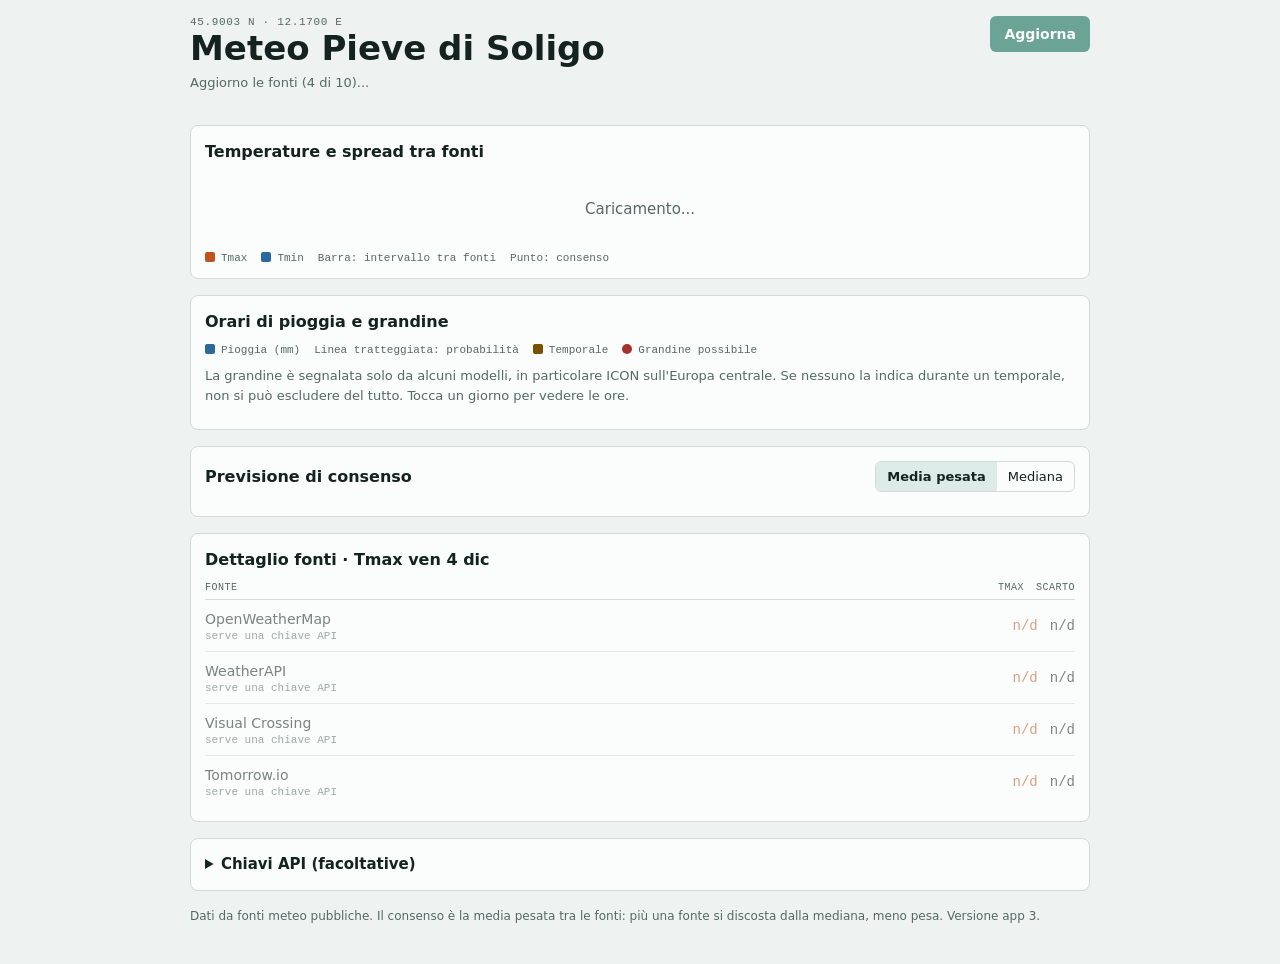
<file: index.html>
<!doctype html>
<html lang="it">
<head>
<meta charset="utf-8">
<meta name="viewport" content="width=device-width,initial-scale=1,viewport-fit=cover">
<title>Meteo Pieve</title>
<meta name="theme-color" content="#17705d">
<link rel="manifest" href="manifest.webmanifest">
<link rel="icon" href="icon-192.png">
<link rel="apple-touch-icon" href="icon-192.png">
<link rel="stylesheet" href="style.css">
</head>
<body>
<main class="wrap">
  <header>
    <div>
      <p class="eyebrow">45.9003 N · 12.1700 E</p>
      <h1>Meteo Pieve di Soligo</h1>
      <p class="lead" id="lead">Carico le fonti...</p>
    </div>
    <button type="button" class="btn" id="refresh">Aggiorna</button>
  </header>

  <section class="days" id="days" aria-label="Prossimi 7 giorni"></section>

  <section class="panel">
    <h2>Temperature e spread tra fonti</h2>
    <div id="chart"></div>
    <p class="legend">
      <span><i style="background:var(--tmax)"></i>Tmax</span>
      <span><i style="background:var(--tmin)"></i>Tmin</span>
      <span>Barra: intervallo tra fonti</span>
      <span>Punto: consenso</span>
    </p>
  </section>

  <section class="panel" id="rainpanel">
    <h2>Orari di pioggia e grandine</h2>
    <div id="rainlist"></div>
    <div id="rainchart"></div>
    <p class="legend">
      <span><i style="background:var(--rain)"></i>Pioggia (mm)</span>
      <span>Linea tratteggiata: probabilità</span>
      <span><i style="background:var(--warn)"></i>Temporale</span>
      <span><i style="background:var(--bad);border-radius:50%"></i>Grandine possibile</span>
    </p>
    <p class="note">La grandine è segnalata solo da alcuni modelli, in particolare ICON sull'Europa centrale. Se nessuno la indica durante un temporale, non si può escludere del tutto. Tocca un giorno per vedere le ore.</p>
  </section>

  <section class="panel">
    <div class="rowhead">
      <h2>Previsione di consenso</h2>
      <div class="seg" role="group" aria-label="Valore di consenso">
        <button type="button" id="m-mean" aria-pressed="true">Media pesata</button>
        <button type="button" id="m-med" aria-pressed="false">Mediana</button>
      </div>
    </div>
    <div class="scroll"><table id="tbl"></table></div>
  </section>

  <section class="panel">
    <h2 id="srch">Dettaglio fonti</h2>
    <div id="srcs"></div>
  </section>

  <details class="panel" id="settings">
    <summary>Chiavi API (facoltative)</summary>
    <p class="note">Le sei fonti senza chiave funzionano subito. Con una chiave si aggiungono altre fonti. Le chiavi restano salvate solo su questo telefono.</p>
    <form id="keys" autocomplete="off">
      <label for="k-owm">OpenWeatherMap</label><input id="k-owm" type="password" autocomplete="off" spellcheck="false">
      <label for="k-wapi">WeatherAPI</label><input id="k-wapi" type="password" autocomplete="off" spellcheck="false">
      <label for="k-vc">Visual Crossing</label><input id="k-vc" type="password" autocomplete="off" spellcheck="false">
      <label for="k-tio">Tomorrow.io</label><input id="k-tio" type="password" autocomplete="off" spellcheck="false">
      <div class="actions"><button type="submit" class="btn">Salva e aggiorna</button></div>
    </form>
  </details>

  <p class="foot">Dati da fonti meteo pubbliche. Il consenso è la media pesata tra le fonti: più una fonte si discosta dalla mediana, meno pesa.</p>
</main>
<script src="app.js"></script>
</body>
</html>
</file>
<file: style.css>
:root{
  --bg:#eef2f1; --surface:#fbfcfc; --ink:#14231f; --muted:#566964; --line:#d2dbd8;
  --accent:#17705d; --accent-ink:#ffffff; --sel:#dcebe7;
  --tmax:#c0541c; --tmin:#2a68a0; --rain:#2a6a96; --rain-bg:#dbeaf5;
  --ok:#1d7a4a; --ok-bg:#dcf1e5; --warn:#7a5000; --warn-bg:#f9ebc4; --bad:#a8302a; --bad-bg:#f8dcd9;
  --f-body:system-ui,-apple-system,"Segoe UI",Roboto,sans-serif;
  --f-mono:ui-monospace,"SF Mono",Menlo,Consolas,monospace;
  color-scheme:light;
}
@media (prefers-color-scheme: dark){
  :root:not([data-theme="light"]){
    --bg:#0e1917; --surface:#15231f; --ink:#e5eeeb; --muted:#8ea39d; --line:#263833;
    --accent:#4fc3a4; --accent-ink:#06211a; --sel:#1d3530;
    --tmax:#f08a52; --tmin:#6aa8e0; --rain:#6fb3d8; --rain-bg:#17303f;
    --ok:#6fd49a; --ok-bg:#183a29; --warn:#f0c869; --warn-bg:#3a2f12; --bad:#f2918b; --bad-bg:#40201e;
    color-scheme:dark;
  }
}
*{box-sizing:border-box}
html{-webkit-text-size-adjust:100%}
body{margin:0;background:var(--bg);color:var(--ink);font:15px/1.5 var(--f-body);
  padding:max(16px,env(safe-area-inset-top)) max(16px,env(safe-area-inset-right)) max(32px,env(safe-area-inset-bottom)) max(16px,env(safe-area-inset-left))}
.wrap{max-width:900px;margin-inline:auto;display:flex;flex-direction:column;gap:16px}
header{display:flex;gap:12px;justify-content:space-between;align-items:flex-start}
.eyebrow{margin:0 0 2px;font:500 11px var(--f-mono);letter-spacing:.06em;text-transform:uppercase;color:var(--muted)}
h1{margin:0;font-size:clamp(24px,7vw,34px);line-height:1.1;font-weight:700;text-wrap:balance}
h2{margin:0 0 10px;font-size:16px;font-weight:600}
.lead{margin:6px 0 0;color:var(--muted);font-size:13px}
.panel{background:var(--surface);border:1px solid var(--line);border-radius:8px;padding:14px}
.rowhead{display:flex;flex-wrap:wrap;gap:8px 12px;align-items:center;justify-content:space-between;margin-bottom:10px}
.rowhead h2{margin:0}
.btn{font:600 14px var(--f-body);background:var(--accent);color:var(--accent-ink);border:0;border-radius:6px;padding:10px 14px;cursor:pointer;flex:none}
.btn:disabled{opacity:.6}
.btn:focus-visible,.day:focus-visible,.seg button:focus-visible,summary:focus-visible,input:focus-visible{outline:2px solid var(--accent);outline-offset:2px}
.seg{display:inline-flex;border:1px solid var(--line);border-radius:6px;overflow:hidden}
.seg button{font:500 13px var(--f-body);background:transparent;color:var(--ink);border:0;padding:7px 11px;cursor:pointer}
.seg button[aria-pressed="true"]{background:var(--sel);font-weight:600}
.days{display:grid;grid-template-columns:repeat(auto-fit,minmax(104px,1fr));gap:8px}
.day{text-align:left;background:var(--surface);border:1px solid var(--line);border-radius:8px;padding:10px;cursor:pointer;color:var(--ink);font:inherit;display:flex;flex-direction:column;gap:4px;min-width:0}
.day[aria-pressed="true"]{border-color:var(--accent);background:var(--sel)}
.day .dn{font-weight:600;font-size:13px;text-transform:capitalize}
.day .dd{font:400 11px var(--f-mono);color:var(--muted)}
.day .tt{font-size:22px;font-weight:700;display:flex;gap:8px;align-items:baseline;font-variant-numeric:tabular-nums}
.tmax{color:var(--tmax)} .tmin{color:var(--tmin);font-size:16px}
.day .rr{font:400 11px var(--f-mono);color:var(--muted);font-variant-numeric:tabular-nums}
.pill{display:inline-block;font:500 11px var(--f-mono);padding:2px 8px;border-radius:4px;width:fit-content;font-variant-numeric:tabular-nums}
.pill.ok{background:var(--ok-bg);color:var(--ok)} .pill.warn{background:var(--warn-bg);color:var(--warn)} .pill.bad{background:var(--bad-bg);color:var(--bad)} .pill.off{background:var(--line);color:var(--muted)}
svg{display:block;width:100%;height:auto;max-width:100%}
.ax{fill:var(--muted);font:11px var(--f-mono)}
.gl{stroke:var(--line);stroke-width:1;fill:none}
.legend{display:flex;flex-wrap:wrap;gap:6px 14px;margin:8px 0 0;font:400 11px var(--f-mono);color:var(--muted)}
.legend i{display:inline-block;width:10px;height:10px;border-radius:2px;margin-right:6px;vertical-align:-1px}
.scroll{overflow-x:auto}
table{border-collapse:collapse;width:100%;min-width:600px;font-variant-numeric:tabular-nums}
th,td{padding:8px 9px;text-align:right;border-bottom:1px solid var(--line);white-space:nowrap}
th:first-child,td:first-child{text-align:left}
th{font:500 10px var(--f-mono);letter-spacing:.05em;text-transform:uppercase;color:var(--muted)}
td{font:400 13px var(--f-mono)}
tr.sel td{background:var(--sel)}
tbody tr{cursor:pointer}
.src{display:grid;grid-template-columns:minmax(0,2fr) auto auto;gap:6px 12px;align-items:center;padding:9px 0;border-bottom:1px solid var(--line);font-size:14px}
.src:last-child{border-bottom:0}
.src .nm{min-width:0;overflow-wrap:anywhere}
.src .nm small{display:block;font:400 11px var(--f-mono);color:var(--muted);overflow-wrap:anywhere}
.src .v{font:500 14px var(--f-mono);text-align:right;font-variant-numeric:tabular-nums}
.src.off{opacity:.55}
.srchead{display:grid;grid-template-columns:minmax(0,2fr) auto auto;gap:6px 12px;font:500 10px var(--f-mono);letter-spacing:.05em;text-transform:uppercase;color:var(--muted);padding-bottom:6px;border-bottom:1px solid var(--line)}
.empty{padding:24px 8px;text-align:center;color:var(--muted)}
summary{cursor:pointer;font-weight:600}
.note{font-size:13px;color:var(--muted);margin:10px 0}
form{display:flex;flex-direction:column;gap:6px}
label{font-size:13px;font-weight:500;margin-top:6px}
input{font:16px var(--f-mono);padding:9px 10px;border:1px solid var(--line);border-radius:6px;background:var(--bg);color:var(--ink);width:100%}
.actions{margin-top:10px}
.foot{font-size:12px;color:var(--muted);margin:0}
.pill.rainp{background:var(--rain-bg);color:var(--rain)}
.rl{display:grid;grid-template-columns:76px minmax(0,1fr);gap:6px 12px;padding:9px 6px;border-bottom:1px solid var(--line);cursor:pointer;align-items:start}
.rl.sel{background:var(--sel)}
.rl .rd{font-size:13px;text-transform:capitalize}
.rl .rp{display:flex;flex-wrap:wrap;gap:6px}
.rl .pill{white-space:normal}
.sub{margin:14px 0 4px;font:500 12px var(--f-mono);color:var(--muted);text-transform:capitalize}
@media (prefers-reduced-motion:no-preference){.day{transition:background .15s,border-color .15s}}
</file>
